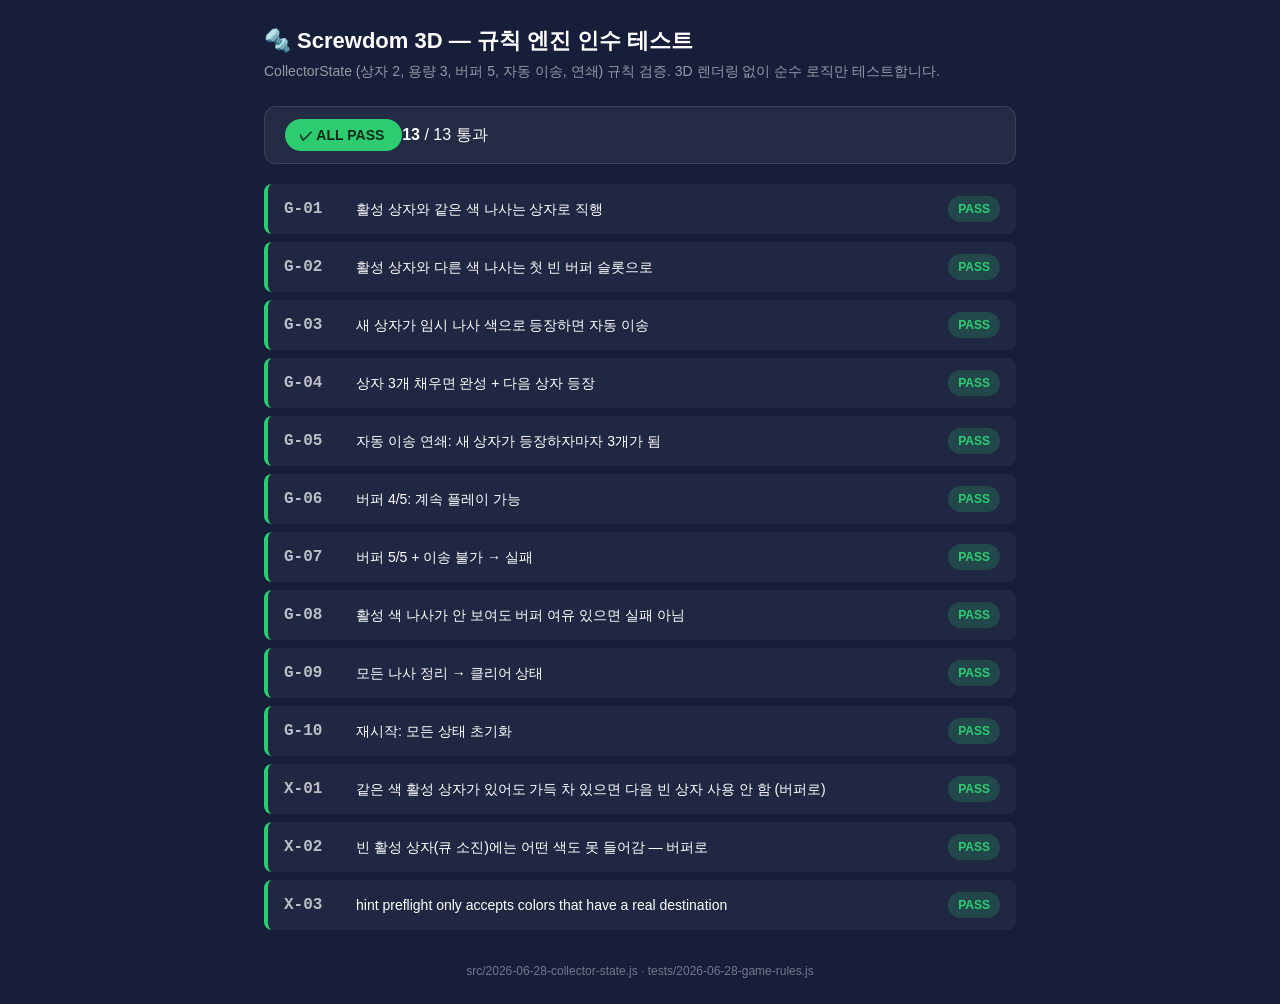
<file: tests/2026-06-28-game-rules.html>
<!DOCTYPE html>
<html lang="ko">
<head>
<meta charset="UTF-8">
<title>Screwdom 3D — 규칙 엔진 인수 테스트</title>
<style>
  * { box-sizing: border-box; margin: 0; padding: 0; }
  body {
    background: #161e3a;
    color: #fff;
    font-family: -apple-system, "Segoe UI", "Pretendard", sans-serif;
    padding: 24px;
    max-width: 800px;
    margin: 0 auto;
    line-height: 1.5;
  }
  h1 { font-size: 22px; margin-bottom: 4px; }
  .sub { color: rgba(255,255,255,0.55); font-size: 14px; margin-bottom: 24px; }
  .summary {
    background: rgba(255,255,255,0.06);
    border: 1px solid rgba(255,255,255,0.1);
    border-radius: 12px;
    padding: 16px 20px;
    margin-bottom: 20px;
    display: flex;
    align-items: center;
    gap: 16px;
  }
  .summary .badge {
    padding: 8px 14px;
    border-radius: 999px;
    font-weight: 800;
    font-size: 14px;
  }
  .badge.pass { background: #2ecc71; color: #0a2a1a; }
  .badge.fail { background: #ff5252; color: #fff; }
  .row {
    background: rgba(255,255,255,0.04);
    border-left: 4px solid;
    border-radius: 8px;
    padding: 12px 16px;
    margin-bottom: 8px;
    display: grid;
    grid-template-columns: 60px 1fr auto;
    gap: 12px;
    align-items: center;
  }
  .row.pass { border-color: #2ecc71; }
  .row.fail { border-color: #ff5252; }
  .row .id { font-family: ui-monospace, Consolas, monospace; font-weight: 700; color: rgba(255,255,255,0.7); }
  .row .name { font-size: 14px; }
  .row .verdict { font-size: 12px; font-weight: 800; padding: 4px 10px; border-radius: 999px; }
  .verdict.pass { background: rgba(46,204,113,0.2); color: #2ecc71; }
  .verdict.fail { background: rgba(255,82,82,0.2); color: #ff5252; }
  .reason {
    grid-column: 1 / -1;
    margin-top: 8px;
    padding: 8px 12px;
    background: rgba(255,82,82,0.1);
    border-radius: 6px;
    font-family: ui-monospace, Consolas, monospace;
    font-size: 12px;
    color: #ffb3b3;
    white-space: pre-wrap;
  }
  footer {
    margin-top: 32px;
    color: rgba(255,255,255,0.4);
    font-size: 12px;
    text-align: center;
  }
</style>
</head>
<body>

<h1>🔩 Screwdom 3D — 규칙 엔진 인수 테스트</h1>
<div class="sub">
  CollectorState (상자 2, 용량 3, 버퍼 5, 자동 이송, 연쇄) 규칙 검증.
  3D 렌더링 없이 순수 로직만 테스트합니다.
</div>

<div class="summary" id="summary">
  <span id="totals">실행 중…</span>
</div>

<div id="results"></div>

<footer>
  src/2026-06-28-collector-state.js · tests/2026-06-28-game-rules.js
</footer>

<script type="module">
  import { runTests } from './2026-06-28-game-rules.js';

  const results = runTests();
  const total = results.length;
  const passed = results.filter(r => r.pass).length;
  const failed = total - passed;

  const summary = document.getElementById('summary');
  const totals = document.getElementById('totals');
  totals.innerHTML = `
    <span class="badge ${failed === 0 ? 'pass' : 'fail'}">
      ${failed === 0 ? '✓ ALL PASS' : `✗ ${failed} FAIL`}
    </span>
    <span><strong>${passed}</strong> / ${total} 통과</span>
  `;

  const container = document.getElementById('results');
  for (const r of results) {
    const row = document.createElement('div');
    row.className = `row ${r.pass ? 'pass' : 'fail'}`;
    row.innerHTML = `
      <div class="id">${r.id}</div>
      <div class="name">${r.name}</div>
      <div class="verdict ${r.pass ? 'pass' : 'fail'}">${r.pass ? 'PASS' : 'FAIL'}</div>
      ${r.reason ? `<div class="reason">${r.reason}</div>` : ''}
    `;
    container.appendChild(row);
  }
</script>

</body>
</html>
</file>
